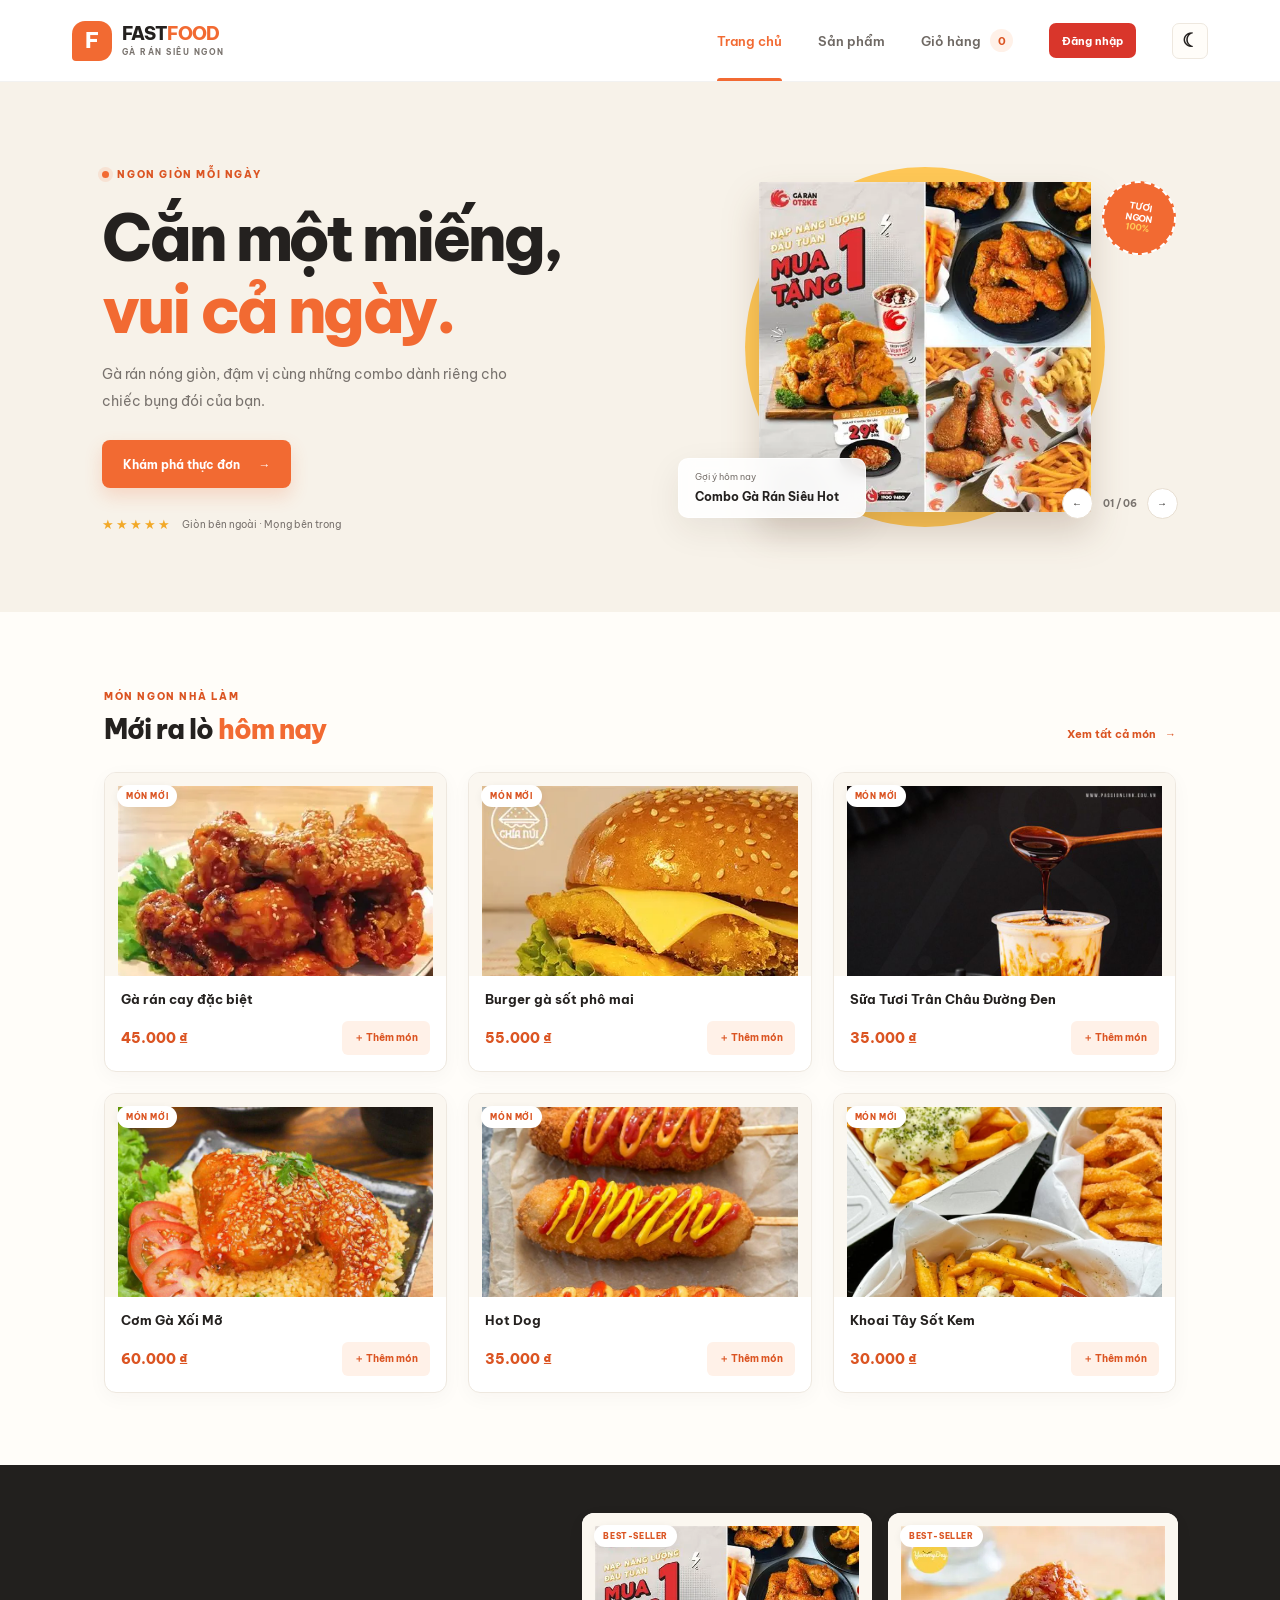
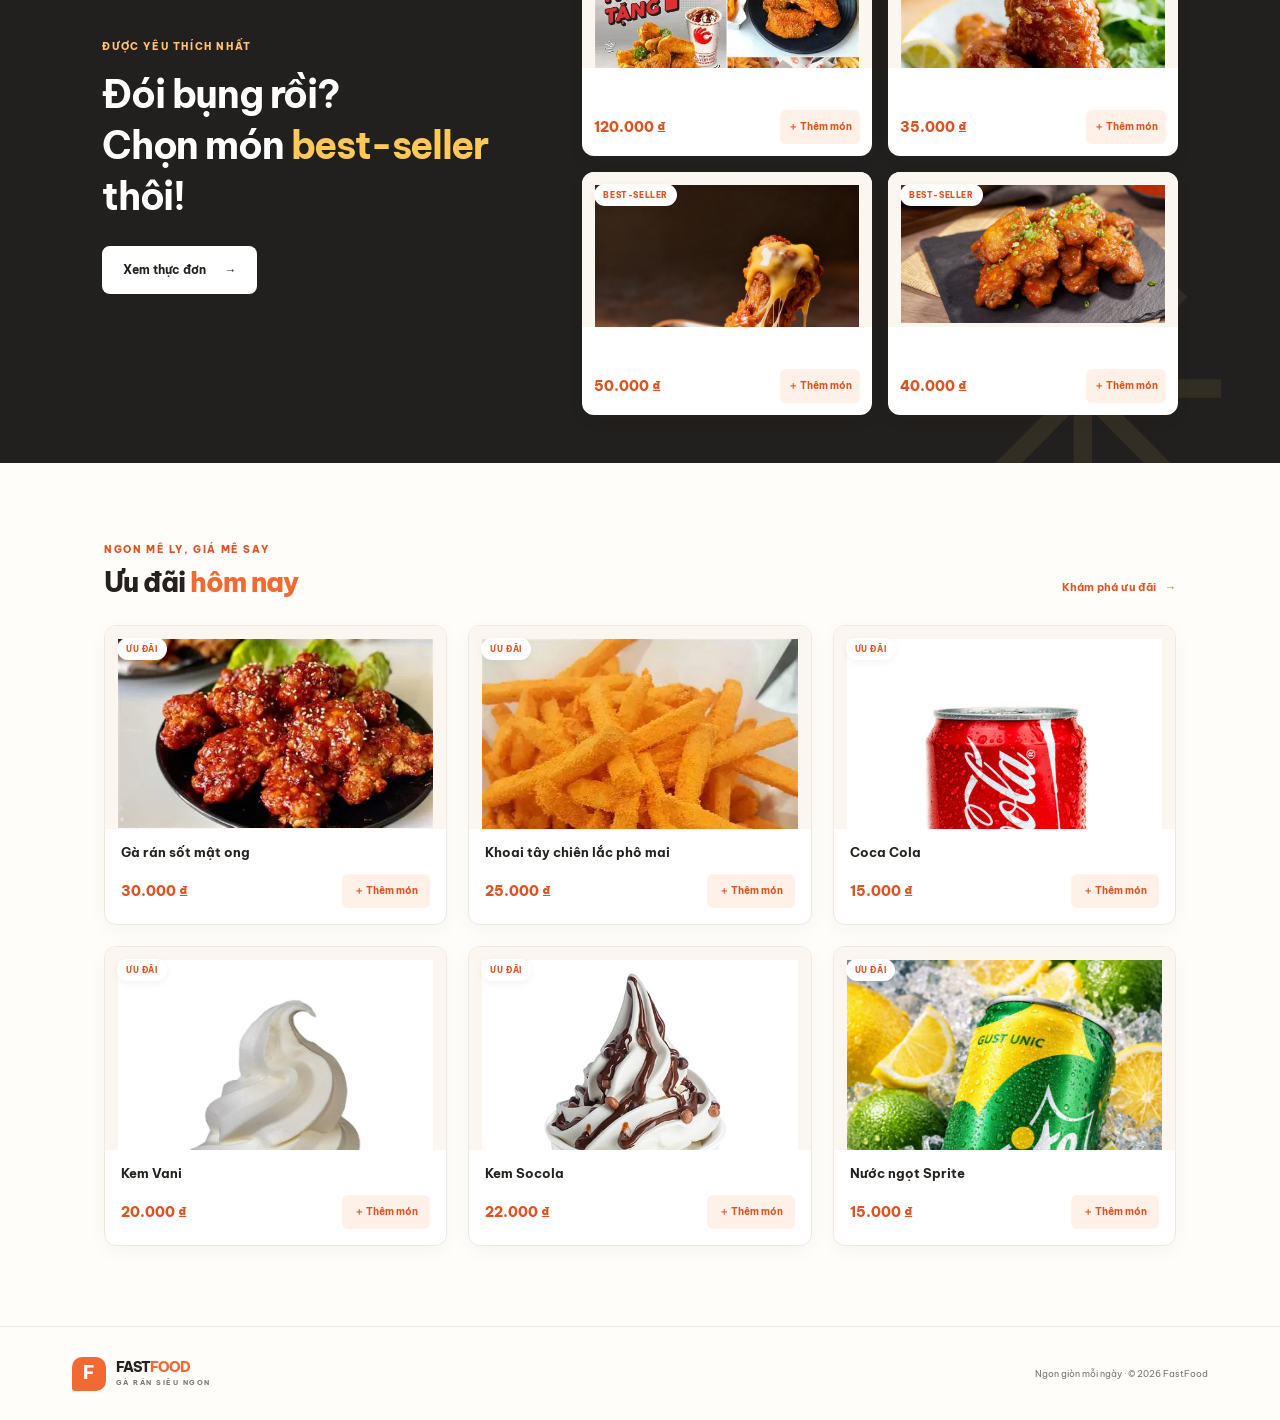
<file: index.html>
<!doctype html>
<html lang="vi">
  <head>
    <meta charset="UTF-8" />
    <meta name="viewport" content="width=device-width, initial-scale=1.0" />
    <meta name="theme-color" content="#171717" />
    <meta name="description" content="Gà rán nóng giòn, burger và combo hấp dẫn tại FastFood." />
    <title>FastFood | Gà rán nóng giòn, ngon khó cưỡng</title>
    <link rel="preconnect" href="https://fonts.googleapis.com" />
    <link rel="preconnect" href="https://fonts.gstatic.com" crossorigin />
    <link
      href="https://fonts.googleapis.com/css2?family=Be+Vietnam+Pro:wght@400;500;600;700;800&display=swap"
      rel="stylesheet"
    />
    <link rel="stylesheet" href="style.css" />
    <script src="js/products.js" defer></script>
    <script src="js/cart.js" defer></script>
    <script src="js/auth.js" defer></script>
    <script src="js/main.js" defer></script>
  </head>
  <body>
    <header class="site-header">
      <a class="brand" href="index.html" aria-label="FastFood - Trang chủ">
        <span class="brand-mark">F</span>
        <span>FAST<span class="brand-accent">FOOD</span><small>GÀ RÁN SIÊU NGON</small></span>
      </a>
      <nav class="site-nav" aria-label="Điều hướng chính">
        <a class="active" href="index.html">Trang chủ</a>
        <a href="SanPham.html">Sản phẩm</a>
        <a class="cart-link" href="GioHang.html"
          >Giỏ hàng <span class="cart-badge" id="cart-count">0</span></a
        >
        <a class="login-nav-button" href="DangNhap.html" data-login-link>Đăng nhập</a>
        <a
          class="user-profile-link"
          href="Use.html"
          data-user-profile
          hidden
          title="Hồ sơ người dùng"
          aria-label="Hồ sơ người dùng"
        >
          <svg viewBox="0 0 24 24" aria-hidden="true">
            <path d="M20 21a8 8 0 0 0-16 0M12 13a5 5 0 1 0 0-10 5 5 0 0 0 0 10Z" />
          </svg>
        </a>
        <button
          class="theme-toggle"
          type="button"
          data-theme-toggle
          aria-label="Chuyển sang nền tối"
        >
          ☾
        </button>
      </nav>
    </header>

    <main>
      <section class="hero">
        <div class="hero-copy">
          <span class="eyebrow"><span class="eyebrow-dot"></span> NGON GIÒN MỖI NGÀY</span>
          <h1>Cắn một miếng,<br /><span>vui cả ngày.</span></h1>
          <p>Gà rán nóng giòn, đậm vị cùng những combo dành riêng cho chiếc bụng đói của bạn.</p>
          <a class="button button-primary" href="SanPham.html"
            >Khám phá thực đơn <span aria-hidden="true">→</span></a
          >
          <div class="hero-note">
            <span class="hero-stars">★★★★★</span><span>Giòn bên ngoài · Mọng bên trong</span>
          </div>
        </div>
        <div class="hero-visual">
          <div class="hero-glow"></div>
          <span class="hero-stamp">TƯƠI<br />NGON<br /><b>100%</b></span>
          <img
            id="slide-img"
            src="anh/Combo Gà Rán Siêu Hot.webp"
            alt="Combo gà rán nóng giòn FastFood"
          />
          <div class="hero-caption">
            <span>Gợi ý hôm nay</span><strong id="slide-name">Combo Gà Rán Siêu Hot</strong>
          </div>
          <div class="slider-controls">
            <button type="button" data-slide="prev" aria-label="Món trước">←</button>
            <span id="slide-position">01 / 06</span>
            <button type="button" data-slide="next" aria-label="Món tiếp theo">→</button>
          </div>
        </div>
      </section>
      <section class="container menu-section">
        <div class="section-heading">
          <div>
            <span class="eyebrow">MÓN NGON NHÀ LÀM</span>
            <h2>Mới ra lò <span class="heading-accent">hôm nay</span></h2>
          </div>
          <a class="text-link" href="SanPham.html"
            >Xem tất cả món <span aria-hidden="true">→</span></a
          >
        </div>
        <div id="new-products" class="product-grid"></div>
      </section>

      <section class="feature-band">
        <div class="feature-copy">
          <span class="eyebrow">ĐƯỢC YÊU THÍCH NHẤT</span>
          <h2>Đói bụng rồi?<br />Chọn món <span>best-seller</span> thôi!</h2>
          <a class="button button-light" href="SanPham.html"
            >Xem thực đơn <span aria-hidden="true">→</span></a
          >
        </div>
        <div class="feature-products" id="hot-products"></div>
        <span class="feature-spark" aria-hidden="true">✳</span>
      </section>

      <section class="container menu-section sale-section">
        <div class="section-heading">
          <div>
            <span class="eyebrow">NGON MÊ LY, GIÁ MÊ SAY</span>
            <h2>Ưu đãi <span class="heading-accent">hôm nay</span></h2>
          </div>
          <a class="text-link" href="SanPham.html"
            >Khám phá ưu đãi <span aria-hidden="true">→</span></a
          >
        </div>
        <div id="sale-products" class="product-grid"></div>
      </section>
    </main>

    <footer class="site-footer">
      <a class="brand brand-footer" href="index.html"
        ><span class="brand-mark">F</span
        ><span>FAST<span class="brand-accent">FOOD</span><small>GÀ RÁN SIÊU NGON</small></span></a
      >
      <p>Ngon giòn mỗi ngày · © 2026 FastFood</p>
    </footer>
  </body>
</html>
</file>
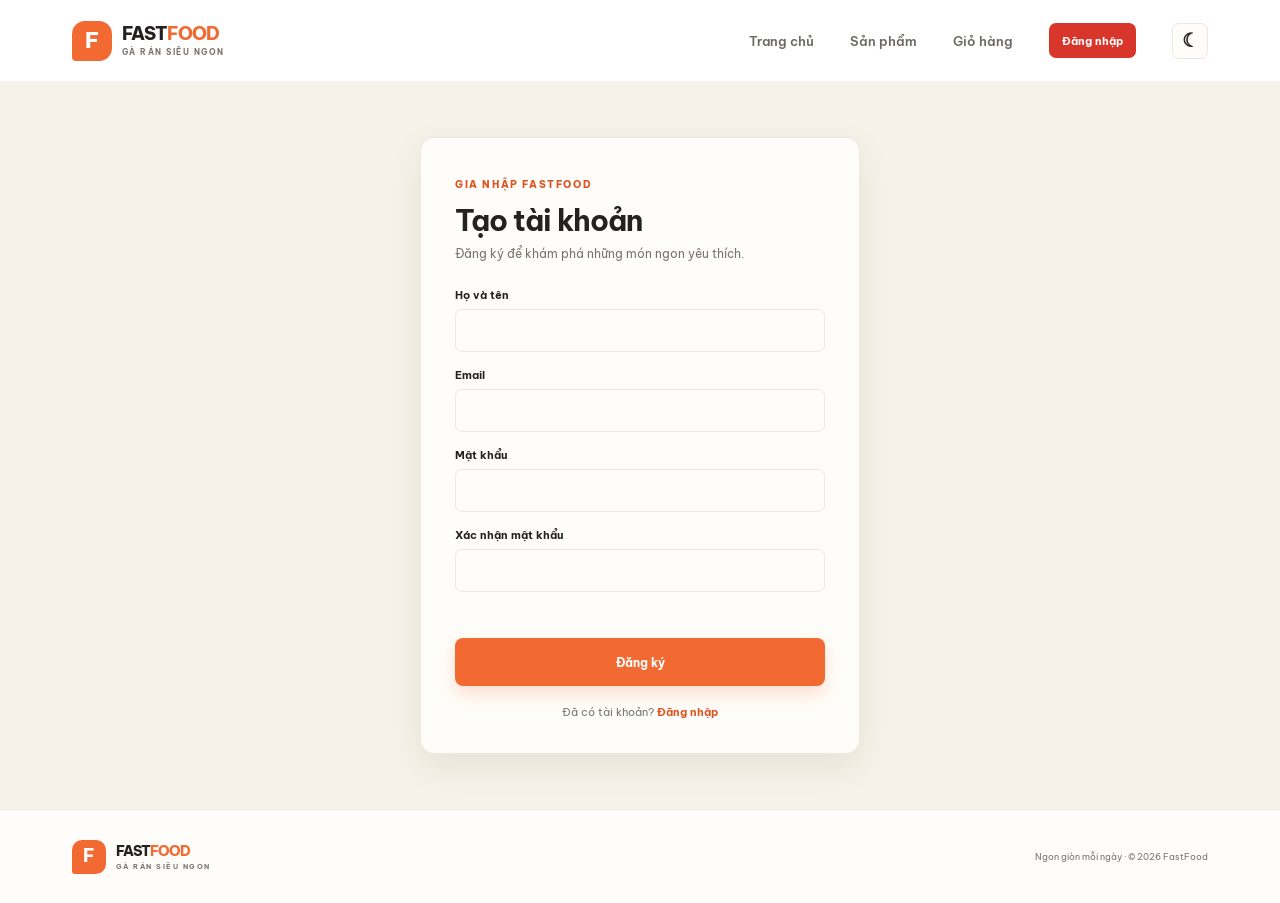
<file: DangKy.html>
<!doctype html>
<html lang="vi">
  <head>
    <meta charset="UTF-8" />
    <meta name="viewport" content="width=device-width, initial-scale=1.0" />
    <meta name="theme-color" content="#171717" />
    <title>Đăng ký | FastFood</title>
    <link rel="preconnect" href="https://fonts.googleapis.com" />
    <link rel="preconnect" href="https://fonts.gstatic.com" crossorigin />
    <link href="https://fonts.googleapis.com/css2?family=Be+Vietnam+Pro:wght@400;500;600;700;800&display=swap" rel="stylesheet" />
    <link rel="stylesheet" href="style.css" />
    <script src="js/auth.js" defer></script>
  </head>
  <body>
    <header class="site-header">
      <a class="brand" href="index.html" aria-label="FastFood - Trang chủ"><span class="brand-mark">F</span><span>FAST<span class="brand-accent">FOOD</span><small>GÀ RÁN SIÊU NGON</small></span></a>
      <nav class="site-nav" aria-label="Điều hướng chính">
        <a href="index.html">Trang chủ</a><a href="SanPham.html">Sản phẩm</a>
        <a href="GioHang.html">Giỏ hàng</a>
        <a class="login-nav-button" href="DangNhap.html" data-login-link>Đăng nhập</a>
        <a class="user-profile-link" href="Use.html" data-user-profile hidden title="Hồ sơ người dùng" aria-label="Hồ sơ người dùng"><svg viewBox="0 0 24 24" aria-hidden="true"><path d="M20 21a8 8 0 0 0-16 0M12 13a5 5 0 1 0 0-10 5 5 0 0 0 0 10Z" /></svg></a>
        <button class="theme-toggle" type="button" data-theme-toggle aria-label="Chuyển sang nền tối">☾</button>
      </nav>
    </header>
    <main class="auth-main">
      <section class="auth-card" aria-labelledby="register-title">
        <span class="eyebrow">GIA NHẬP FASTFOOD</span>
        <h1 id="register-title">Tạo tài khoản</h1>
        <p class="auth-description">Đăng ký để khám phá những món ngon yêu thích.</p>
        <form id="register-form" novalidate>
          <label class="auth-field">Họ và tên
            <input name="name" type="text" autocomplete="name" required />
          </label>
          <label class="auth-field">Email
            <input name="email" type="email" autocomplete="email" required />
          </label>
          <label class="auth-field">Mật khẩu
            <input name="password" type="password" autocomplete="new-password" required />
          </label>
          <label class="auth-field">Xác nhận mật khẩu
            <input name="confirmPassword" type="password" autocomplete="new-password" required />
          </label>
          <p class="form-message" id="register-message" role="status" aria-live="polite"></p>
          <button class="button button-primary button-full" type="submit">Đăng ký</button>
        </form>
        <p class="auth-switch">Đã có tài khoản? <a href="DangNhap.html">Đăng nhập</a></p>
      </section>
    </main>
    <footer class="site-footer"><a class="brand brand-footer" href="index.html"><span class="brand-mark">F</span><span>FAST<span class="brand-accent">FOOD</span><small>GÀ RÁN SIÊU NGON</small></span></a><p>Ngon giòn mỗi ngày · © 2026 FastFood</p></footer>
  </body>
</html>
</file>
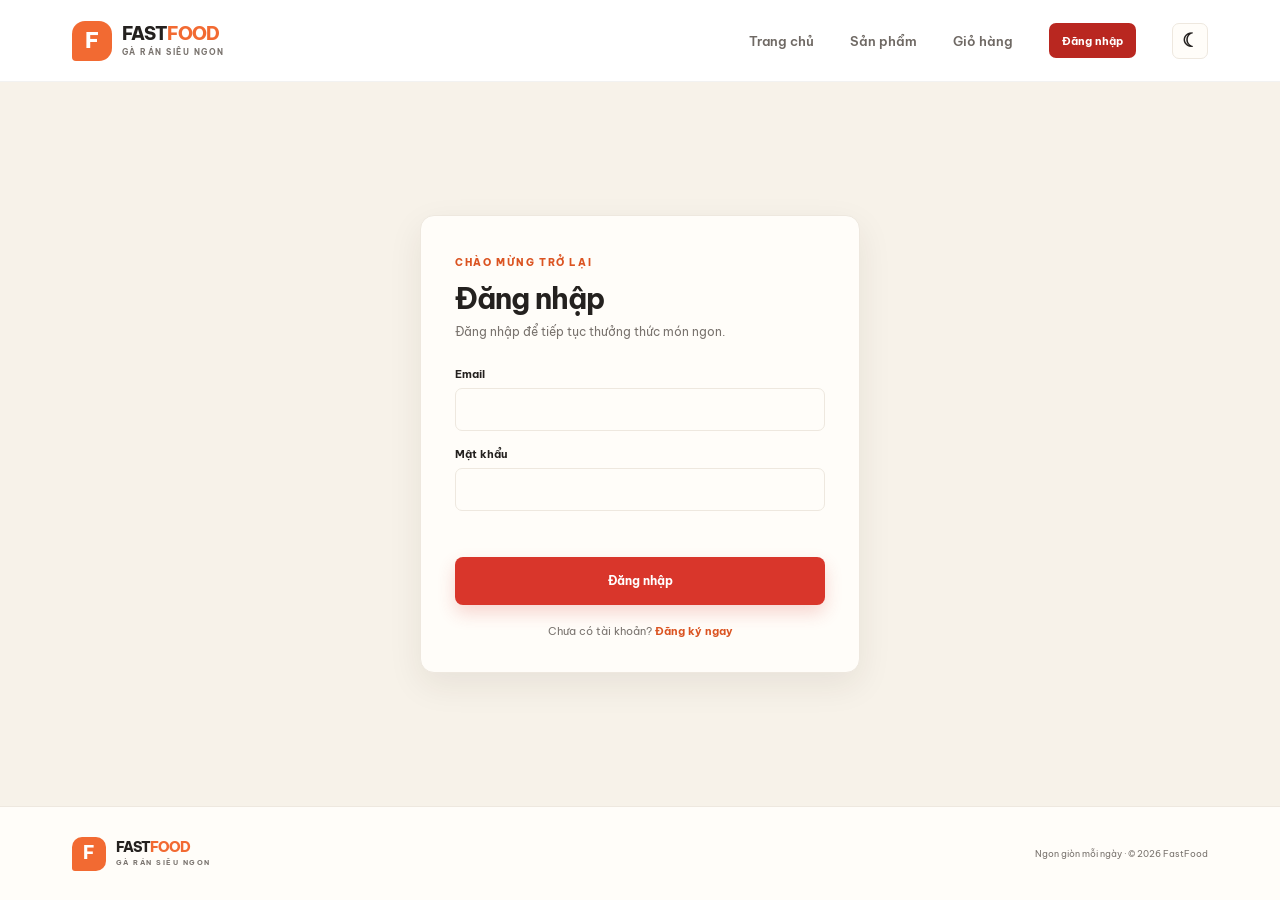
<file: DangNhap.html>
<!doctype html>
<html lang="vi">
  <head>
    <meta charset="UTF-8" />
    <meta name="viewport" content="width=device-width, initial-scale=1.0" />
    <meta name="theme-color" content="#171717" />
    <title>Đăng nhập | FastFood</title>
    <link rel="preconnect" href="https://fonts.googleapis.com" />
    <link rel="preconnect" href="https://fonts.gstatic.com" crossorigin />
    <link href="https://fonts.googleapis.com/css2?family=Be+Vietnam+Pro:wght@400;500;600;700;800&display=swap" rel="stylesheet" />
    <link rel="stylesheet" href="style.css" />
    <script src="js/auth.js" defer></script>
  </head>
  <body>
    <header class="site-header">
      <a class="brand" href="index.html" aria-label="FastFood - Trang chủ"><span class="brand-mark">F</span><span>FAST<span class="brand-accent">FOOD</span><small>GÀ RÁN SIÊU NGON</small></span></a>
      <nav class="site-nav" aria-label="Điều hướng chính">
        <a href="index.html">Trang chủ</a><a href="SanPham.html">Sản phẩm</a>
        <a href="GioHang.html">Giỏ hàng</a>
        <a class="login-nav-button active" href="DangNhap.html" data-login-link>Đăng nhập</a>
        <a class="user-profile-link" href="Use.html" data-user-profile hidden title="Hồ sơ người dùng" aria-label="Hồ sơ người dùng"><svg viewBox="0 0 24 24" aria-hidden="true"><path d="M20 21a8 8 0 0 0-16 0M12 13a5 5 0 1 0 0-10 5 5 0 0 0 0 10Z" /></svg></a>
        <button class="theme-toggle" type="button" data-theme-toggle aria-label="Chuyển sang nền tối">☾</button>
      </nav>
    </header>
    <main class="auth-main">
      <section class="auth-card" aria-labelledby="login-title">
        <span class="eyebrow">CHÀO MỪNG TRỞ LẠI</span>
        <h1 id="login-title">Đăng nhập</h1>
        <p class="auth-description">Đăng nhập để tiếp tục thưởng thức món ngon.</p>
        <form id="login-form" novalidate>
          <label class="auth-field">Email
            <input name="email" type="email" autocomplete="email" required />
          </label>
          <label class="auth-field">Mật khẩu
            <input name="password" type="password" autocomplete="current-password" required />
          </label>
          <p class="form-message" id="login-message" role="status" aria-live="polite"></p>
          <button class="button button-login button-full" type="submit">Đăng nhập</button>
        </form>
        <p class="auth-switch">Chưa có tài khoản? <a href="DangKy.html">Đăng ký ngay</a></p>
      </section>
    </main>
    <footer class="site-footer"><a class="brand brand-footer" href="index.html"><span class="brand-mark">F</span><span>FAST<span class="brand-accent">FOOD</span><small>GÀ RÁN SIÊU NGON</small></span></a><p>Ngon giòn mỗi ngày · © 2026 FastFood</p></footer>
  </body>
</html>
</file>
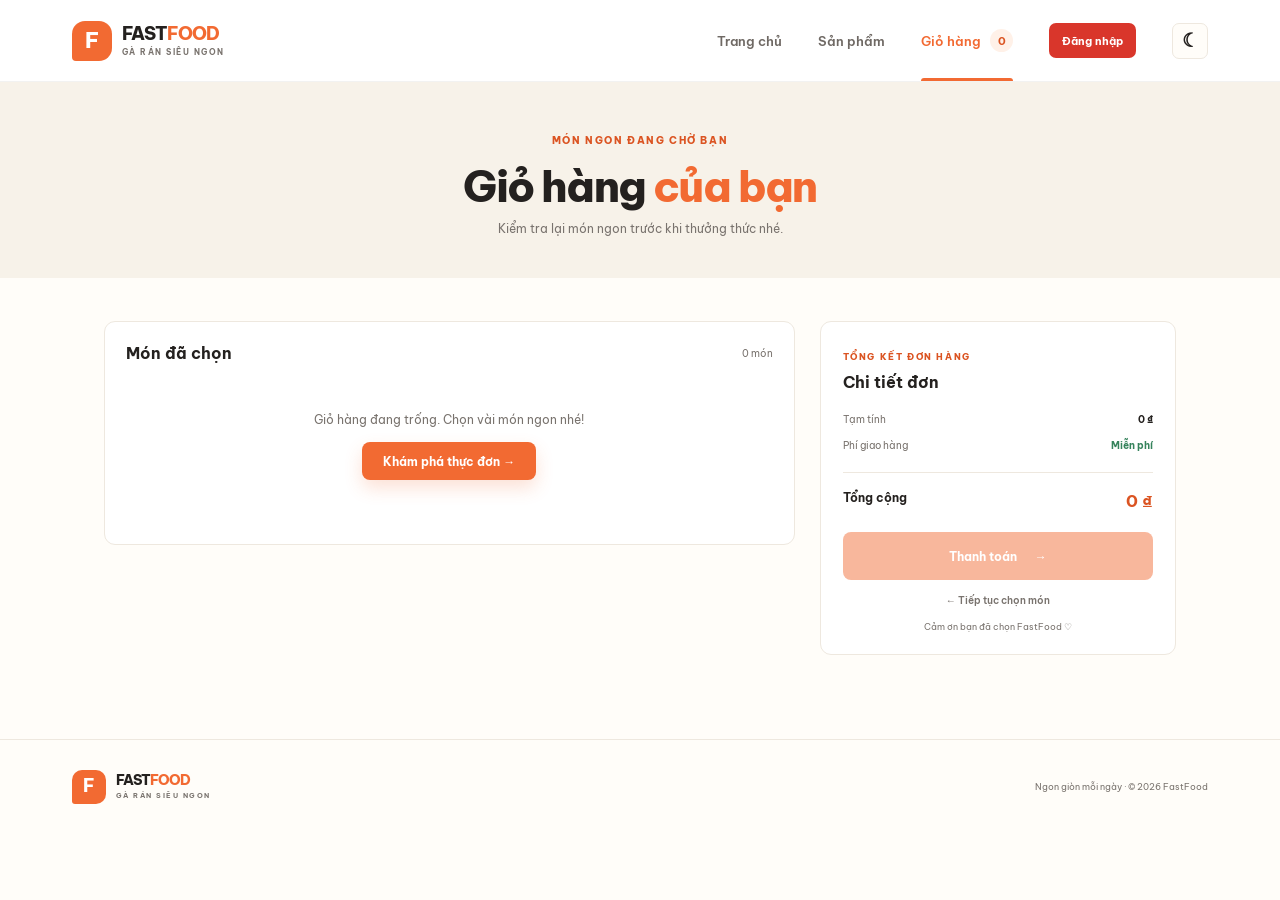
<file: GioHang.html>
<!doctype html>
<html lang="vi">
  <head>
    <meta charset="UTF-8" />
    <meta name="viewport" content="width=device-width, initial-scale=1.0" />
    <meta name="theme-color" content="#171717" />
    <title>Giỏ hàng | FastFood</title>
    <link rel="preconnect" href="https://fonts.googleapis.com" />
    <link rel="preconnect" href="https://fonts.gstatic.com" crossorigin />
    <link href="https://fonts.googleapis.com/css2?family=Be+Vietnam+Pro:wght@400;500;600;700;800&display=swap" rel="stylesheet" />
    <link rel="stylesheet" href="style.css" />
    <script src="js/products.js" defer></script>
    <script src="js/cart.js" defer></script>
    <script src="js/auth.js" defer></script>
    <script src="js/main.js" defer></script>
  </head>
  <body>
    <header class="site-header">
      <a class="brand" href="index.html" aria-label="FastFood - Trang chủ"><span class="brand-mark">F</span><span>FAST<span class="brand-accent">FOOD</span><small>GÀ RÁN SIÊU NGON</small></span></a>
      <nav class="site-nav" aria-label="Điều hướng chính"><a href="index.html">Trang chủ</a><a href="SanPham.html">Sản phẩm</a><a class="cart-link active" href="GioHang.html">Giỏ hàng <span class="cart-badge" id="cart-count">0</span></a><a class="login-nav-button" href="DangNhap.html" data-login-link>Đăng nhập</a><a class="user-profile-link" href="Use.html" data-user-profile hidden title="Hồ sơ người dùng" aria-label="Hồ sơ người dùng"><svg viewBox="0 0 24 24" aria-hidden="true"><path d="M20 21a8 8 0 0 0-16 0M12 13a5 5 0 1 0 0-10 5 5 0 0 0 0 10Z" /></svg></a><button class="theme-toggle" type="button" data-theme-toggle aria-label="Chuyển sang nền tối">☾</button></nav>
    </header>
    <main>
      <section class="page-banner cart-banner"><span class="eyebrow">MÓN NGON ĐANG CHỜ BẠN</span><h1>Giỏ hàng <span class="heading-accent">của bạn</span></h1><p>Kiểm tra lại món ngon trước khi thưởng thức nhé.</p></section>
      <section class="container cart-layout">
        <div class="cart-panel"><div class="cart-panel-heading"><h2>Món đã chọn</h2><span id="cart-item-count">0 món</span></div><div id="cart-items" aria-live="polite"></div></div>
        <aside class="summary-panel"><span class="eyebrow">TỔNG KẾT ĐƠN HÀNG</span><h2>Chi tiết đơn</h2><div class="summary-row"><span>Tạm tính</span><strong id="cart-subtotal">0 ₫</strong></div><div class="summary-row"><span>Phí giao hàng</span><strong class="free-shipping">Miễn phí</strong></div><div class="summary-total"><span>Tổng cộng</span><strong id="cart-total">0 ₫</strong></div><button class="button button-primary button-full checkout-button" id="checkout-button" type="button">Thanh toán <span aria-hidden="true">→</span></button><a class="continue-shopping" href="SanPham.html">← Tiếp tục chọn món</a><p class="summary-note">Cảm ơn bạn đã chọn FastFood ♡</p></aside>
      </section>
    </main>
    <footer class="site-footer"><a class="brand brand-footer" href="index.html"><span class="brand-mark">F</span><span>FAST<span class="brand-accent">FOOD</span><small>GÀ RÁN SIÊU NGON</small></span></a><p>Ngon giòn mỗi ngày · © 2026 FastFood</p></footer>
  </body>
</html>
</file>
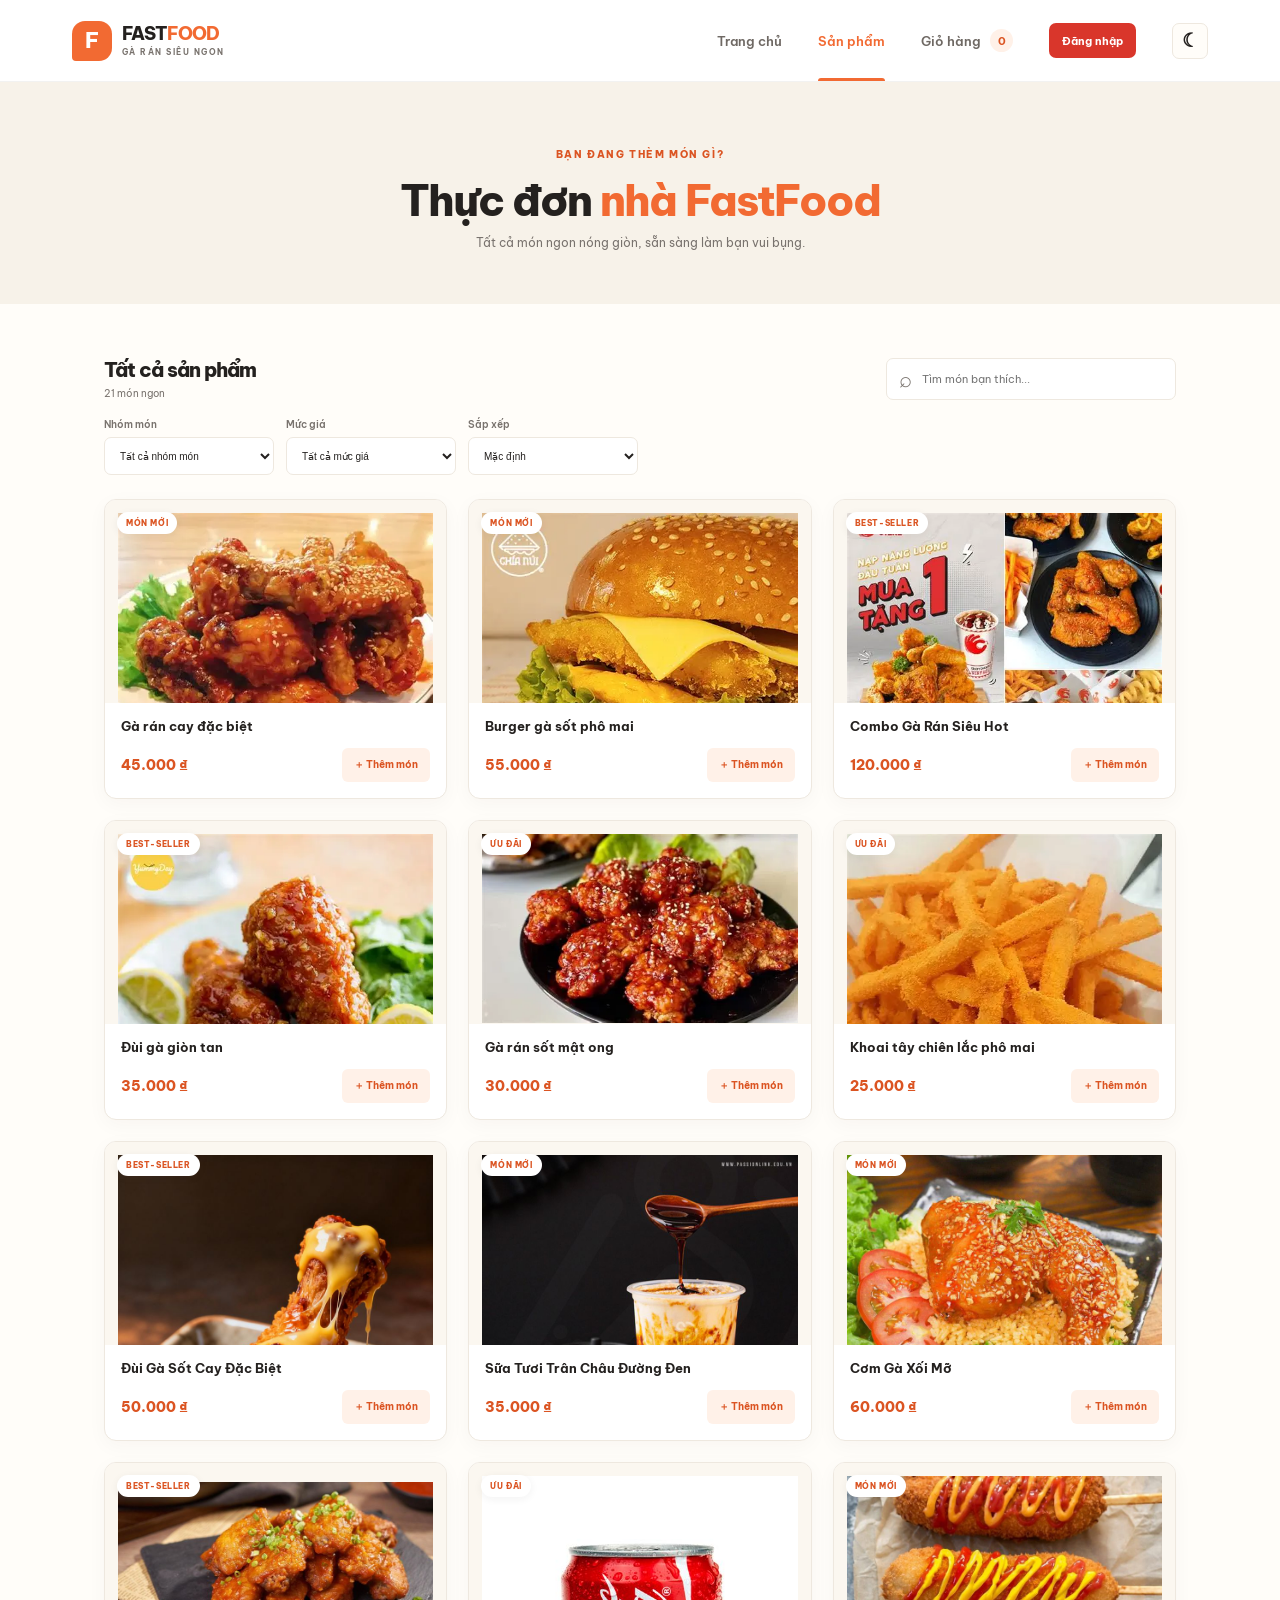
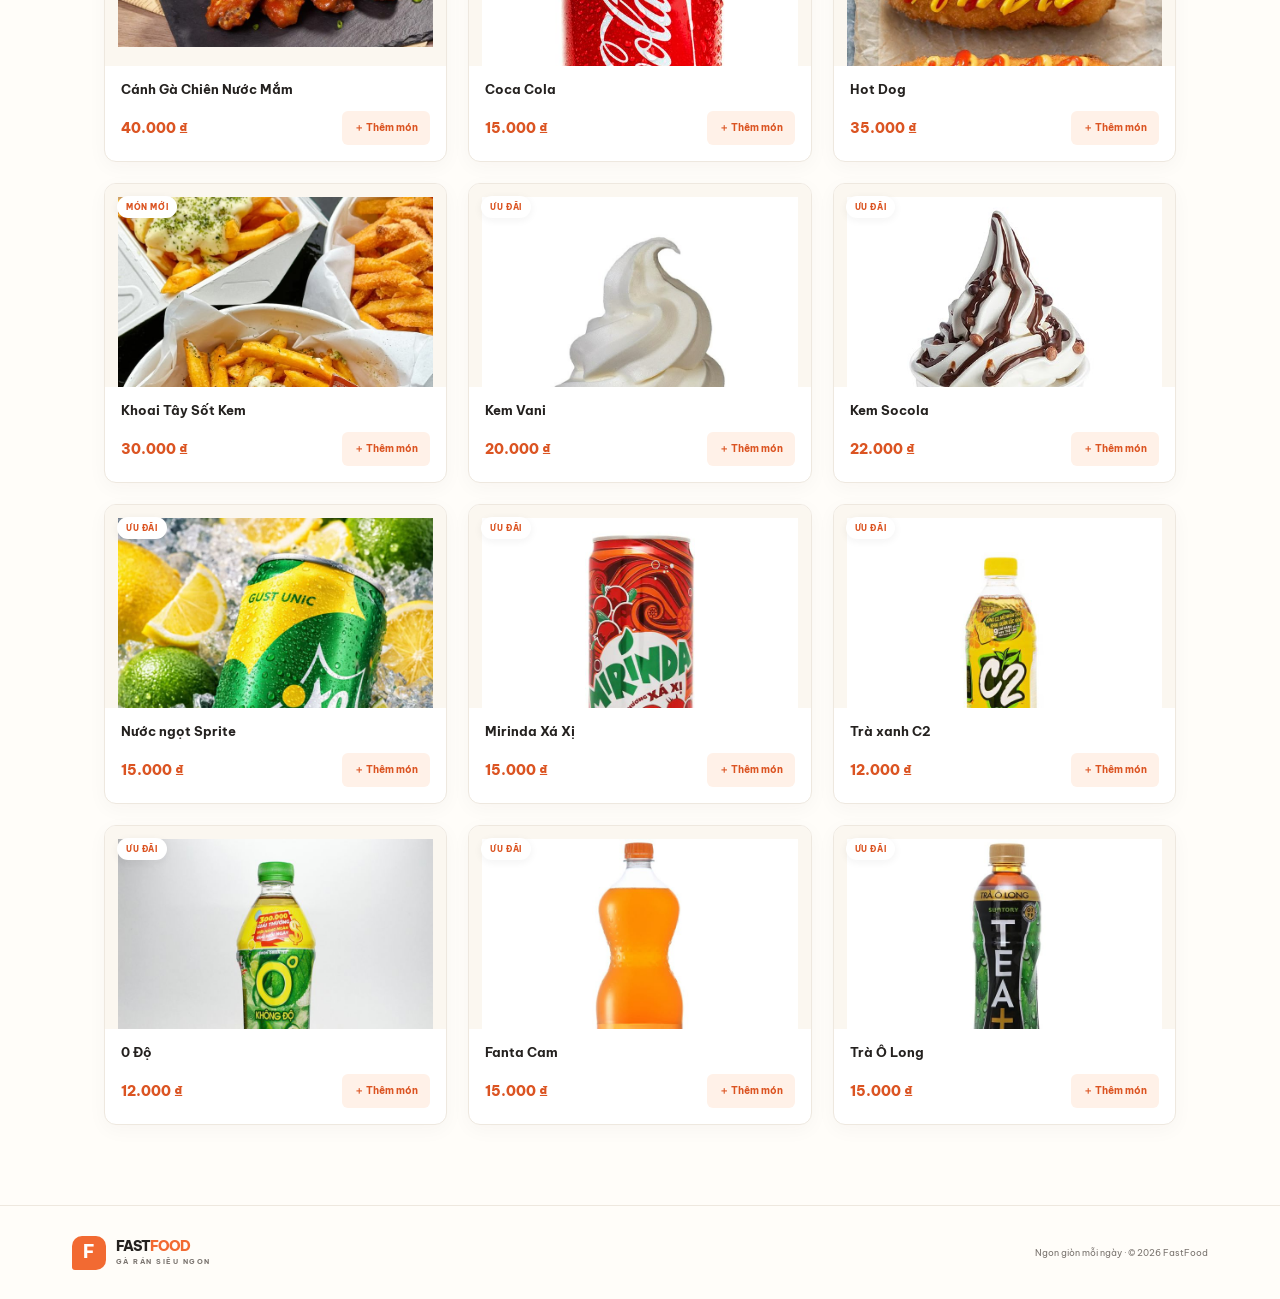
<file: SanPham.html>
<!doctype html>
<html lang="vi">
  <head>
    <meta charset="UTF-8" />
    <meta name="viewport" content="width=device-width, initial-scale=1.0" />
    <meta name="theme-color" content="#171717" />
    <title>Thực đơn | FastFood</title>
    <link rel="preconnect" href="https://fonts.googleapis.com" />
    <link rel="preconnect" href="https://fonts.gstatic.com" crossorigin />
    <link href="https://fonts.googleapis.com/css2?family=Be+Vietnam+Pro:wght@400;500;600;700;800&display=swap" rel="stylesheet" />
    <link rel="stylesheet" href="style.css" />
    <script src="js/products.js" defer></script>
    <script src="js/cart.js" defer></script>
    <script src="js/auth.js" defer></script>
    <script src="js/main.js" defer></script>
  </head>
  <body>
    <header class="site-header">
      <a class="brand" href="index.html" aria-label="FastFood - Trang chủ"><span class="brand-mark">F</span><span>FAST<span class="brand-accent">FOOD</span><small>GÀ RÁN SIÊU NGON</small></span></a>
      <nav class="site-nav" aria-label="Điều hướng chính"><a href="index.html">Trang chủ</a><a class="active" href="SanPham.html">Sản phẩm</a><a class="cart-link" href="GioHang.html">Giỏ hàng <span class="cart-badge" id="cart-count">0</span></a><a class="login-nav-button" href="DangNhap.html" data-login-link>Đăng nhập</a><a class="user-profile-link" href="Use.html" data-user-profile hidden title="Hồ sơ người dùng" aria-label="Hồ sơ người dùng"><svg viewBox="0 0 24 24" aria-hidden="true"><path d="M20 21a8 8 0 0 0-16 0M12 13a5 5 0 1 0 0-10 5 5 0 0 0 0 10Z" /></svg></a><button class="theme-toggle" type="button" data-theme-toggle aria-label="Chuyển sang nền tối">☾</button></nav>
    </header>
    <main>
      <section class="page-banner">
        <span class="eyebrow">BẠN ĐANG THÈM MÓN GÌ?</span>
        <h1>Thực đơn <span class="heading-accent">nhà FastFood</span></h1>
        <p>Tất cả món ngon nóng giòn, sẵn sàng làm bạn vui bụng.</p>
      </section>
      <section class="container catalog-section">
        <div class="catalog-toolbar">
          <div><h2>Tất cả sản phẩm</h2><p id="product-count">Đang tải thực đơn...</p></div>
          <label class="search-box"><span aria-hidden="true">⌕</span><input id="product-search" type="search" placeholder="Tìm món bạn thích..." aria-label="Tìm sản phẩm" /></label>
        </div>
        <div class="catalog-filters" aria-label="Bộ lọc sản phẩm">
          <label class="filter-control">Nhóm món
            <select id="product-category" aria-label="Lọc theo nhóm món">
              <option value="all">Tất cả nhóm món</option>
              <option value="ga-ran">Gà rán</option>
              <option value="burger">Burger</option>
              <option value="combo">Combo</option>
              <option value="mon-phu">Món ăn kèm</option>
              <option value="kem">Kem</option>
              <option value="do-uong">Đồ uống</option>
            </select>
          </label>
          <label class="filter-control">Mức giá
            <select id="product-price" aria-label="Lọc theo mức giá">
              <option value="all">Tất cả mức giá</option>
              <option value="under-30000">Dưới 30.000 ₫</option>
              <option value="30000-50000">30.000–50.000 ₫</option>
              <option value="over-50000">Trên 50.000 ₫</option>
            </select>
          </label>
          <label class="filter-control">Sắp xếp
            <select id="product-sort" aria-label="Sắp xếp sản phẩm">
              <option value="default">Mặc định</option>
              <option value="price-ascending">Giá tăng dần</option>
              <option value="price-descending">Giá giảm dần</option>
              <option value="name">Tên A–Z</option>
            </select>
          </label>
        </div>
        <div id="all-products" class="product-grid"></div>
      </section>
    </main>
    <footer class="site-footer"><a class="brand brand-footer" href="index.html"><span class="brand-mark">F</span><span>FAST<span class="brand-accent">FOOD</span><small>GÀ RÁN SIÊU NGON</small></span></a><p>Ngon giòn mỗi ngày · © 2026 FastFood</p></footer>
  </body>
</html>
</file>
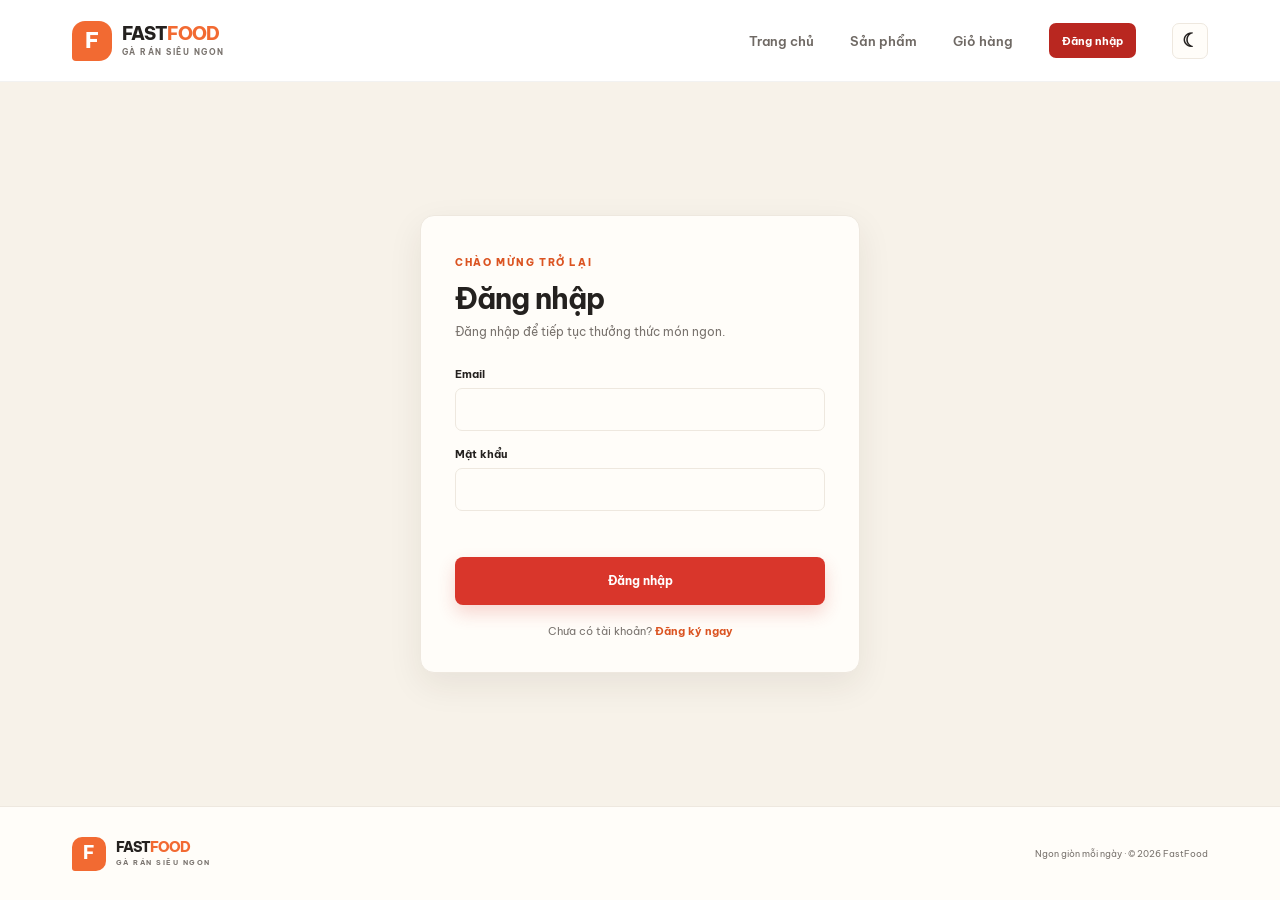
<file: Use.html>
<!doctype html>
<html lang="vi">
  <head>
    <meta charset="UTF-8" />
    <meta name="viewport" content="width=device-width, initial-scale=1.0" />
    <meta name="theme-color" content="#171717" />
    <title>Hồ sơ người dùng | FastFood</title>
    <link rel="preconnect" href="https://fonts.googleapis.com" />
    <link rel="preconnect" href="https://fonts.gstatic.com" crossorigin />
    <link href="https://fonts.googleapis.com/css2?family=Be+Vietnam+Pro:wght@400;500;600;700;800&display=swap" rel="stylesheet" />
    <link rel="stylesheet" href="style.css" />
    <script src="js/auth.js" defer></script>
  </head>
  <body>
    <header class="site-header">
      <a class="brand" href="index.html" aria-label="FastFood - Trang chủ"><span class="brand-mark">F</span><span>FAST<span class="brand-accent">FOOD</span><small>GÀ RÁN SIÊU NGON</small></span></a>
      <nav class="site-nav" aria-label="Điều hướng chính">
        <a href="index.html">Trang chủ</a><a href="SanPham.html">Sản phẩm</a><a href="GioHang.html">Giỏ hàng</a>
        <a class="login-nav-button" href="DangNhap.html" data-login-link>Đăng nhập</a>
        <a class="user-profile-link" href="Use.html" data-user-profile hidden title="Hồ sơ người dùng" aria-label="Hồ sơ người dùng"><svg viewBox="0 0 24 24" aria-hidden="true"><path d="M20 21a8 8 0 0 0-16 0M12 13a5 5 0 1 0 0-10 5 5 0 0 0 0 10Z" /></svg></a>
        <button class="theme-toggle" type="button" data-theme-toggle aria-label="Chuyển sang nền tối">☾</button>
      </nav>
    </header>
    <main class="auth-main">
      <section class="auth-card" aria-labelledby="profile-title">
        <span class="eyebrow">TÀI KHOẢN FASTFOOD</span>
        <h1 id="profile-title">Hồ sơ người dùng</h1>
        <p class="auth-description">Cập nhật tên hoặc đổi mật khẩu của bạn.</p>
        <form id="profile-form" novalidate>
          <label class="auth-field">Email
            <input name="email" class="profile-email" type="email" readonly />
          </label>
          <label class="auth-field">Họ và tên
            <input name="name" type="text" autocomplete="name" required />
          </label>
          <label class="auth-field">Mật khẩu hiện tại
            <input name="currentPassword" type="password" autocomplete="current-password" required />
          </label>
          <label class="auth-field">Mật khẩu mới <span class="field-hint">(để trống nếu không đổi)</span>
            <input name="newPassword" type="password" autocomplete="new-password" />
          </label>
          <label class="auth-field">Xác nhận mật khẩu mới
            <input name="confirmPassword" type="password" autocomplete="new-password" />
          </label>
          <p class="form-message" id="profile-message" role="status" aria-live="polite"></p>
          <button class="button button-primary button-full" type="submit">Lưu thay đổi</button>
        </form>
        <button class="button button-logout button-full" type="button" data-logout hidden>Đăng xuất</button>
        <p class="auth-switch"><a href="index.html">← Về trang chủ</a></p>
      </section>
    </main>
    <footer class="site-footer"><a class="brand brand-footer" href="index.html"><span class="brand-mark">F</span><span>FAST<span class="brand-accent">FOOD</span><small>GÀ RÁN SIÊU NGON</small></span></a><p>Ngon giòn mỗi ngày · © 2026 FastFood</p></footer>
  </body>
</html>
</file>
<file: style.css>
:root {
  color-scheme: light;
  --ink: #24211f;
  --muted: #79736e;
  --paper: #fffdf9;
  --cream: #f7f2e9;
  --orange: #f26a32;
  --orange-dark: #db5422;
  --yellow: #ffc857;
  --line: #eee8df;
  --shadow: 0 12px 34px rgba(45, 33, 22, 0.08);
}

* { box-sizing: border-box; }

html { scroll-behavior: smooth; }

body {
  margin: 0;
  background: var(--paper);
  color: var(--ink);
  font-family: "Be Vietnam Pro", Arial, sans-serif;
  -webkit-font-smoothing: antialiased;
}

a { color: inherit; text-decoration: none; }
button, input { font: inherit; }

.site-header {
  height: 82px;
  padding: 0 max(5.6vw, calc((100vw - 1240px) / 2));
  display: flex;
  align-items: center;
  justify-content: space-between;
  background: #fff;
  border-bottom: 1px solid rgba(36, 33, 31, 0.06);
  position: sticky;
  top: 0;
  z-index: 5;
}

.brand { display: inline-flex; align-items: center; gap: 10px; font-size: 18px; font-weight: 800; letter-spacing: -0.8px; line-height: 1.05; }
.brand > span:last-child { display: flex; flex-wrap: wrap; max-width: 130px; }
.brand-mark { width: 40px; height: 40px; display: grid; place-items: center; background: var(--orange); color: #fff; border-radius: 13px 13px 13px 4px; font-size: 22px; font-weight: 800; }
.brand-accent { color: var(--orange); }
.brand small { width: 100%; margin-top: 4px; color: var(--muted); font-size: 8px; font-weight: 700; letter-spacing: 1.5px; }

.site-nav { height: 100%; display: flex; align-items: center; gap: 36px; }
.site-nav > a { height: 100%; display: inline-flex; align-items: center; position: relative; color: #6f6964; font-size: 13px; font-weight: 600; transition: color 160ms ease; }
.site-nav > a:hover, .site-nav > a.active { color: var(--orange); }
.site-nav > a.active::after { position: absolute; right: 0; bottom: 0; left: 0; height: 3px; border-radius: 3px 3px 0 0; background: var(--orange); content: ""; }
.site-nav .cart-link { gap: 9px; }
.site-nav > .login-nav-button { height: auto; min-height: 35px; padding: 0 13px; display: inline-flex; align-items: center; justify-content: center; border-radius: 7px; background: #d9362b; color: #fff; font-size: 11px; font-weight: 700; }
.site-nav > .login-nav-button:hover, .site-nav > .login-nav-button.active { background: #b92720; color: #fff; }
.site-nav > .login-nav-button.active::after { display: none; }
.site-nav > .login-nav-button[hidden] { display: none; }
.site-nav button { flex-shrink: 0; }
.site-nav [hidden] { display: none; }
.site-nav > .user-profile-link { width: 34px; height: 34px; flex: 0 0 34px; display: inline-grid; place-items: center; border: 1px solid var(--line); border-radius: 50%; color: var(--ink) !important; transition: border-color 160ms ease, color 160ms ease; }
.user-profile-link:hover { border-color: var(--orange); color: var(--orange) !important; }
.user-profile-link svg { width: 19px; height: 19px; fill: none; stroke: currentColor; stroke-linecap: round; stroke-linejoin: round; stroke-width: 1.8; }
.user-profile-link[hidden] { display: none !important; }
.theme-toggle, .logout-button { padding: 8px 10px; border: 1px solid var(--line); border-radius: 7px; background: var(--paper); color: var(--ink); cursor: pointer; font-size: 10px; font-weight: 700; white-space: nowrap; }
.theme-toggle { width: 36px; height: 36px; padding: 0; font-size: 19px; line-height: 1; }
.theme-toggle:hover, .logout-button:hover { border-color: var(--orange); color: var(--orange-dark); }
.cart-badge { min-width: 23px; height: 23px; padding: 0 6px; display: inline-grid; place-items: center; border-radius: 20px; background: #fff1e8; color: var(--orange-dark); font-size: 11px; font-weight: 700; }

.hero { min-height: 530px; padding: 60px max(8vw, calc((100vw - 1120px) / 2)); display: grid; grid-template-columns: 1fr 0.95fr; align-items: center; gap: 40px; overflow: hidden; background: var(--cream); }
.hero-copy { max-width: 515px; position: relative; z-index: 1; }
.eyebrow { display: inline-flex; align-items: center; gap: 8px; color: var(--orange-dark); font-size: 10px; font-weight: 800; letter-spacing: 1.6px; }
.eyebrow-dot { width: 7px; height: 7px; border-radius: 50%; background: var(--orange); box-shadow: 0 0 0 4px rgba(242, 106, 50, 0.12); }
.hero h1 { margin: 20px 0 15px; font-size: clamp(42px, 5vw, 66px); font-weight: 800; letter-spacing: -3.4px; line-height: 1.13; }
.hero h1 span, .heading-accent { color: var(--orange); }
.hero-copy > p { max-width: 410px; margin: 0 0 26px; color: var(--muted); font-size: 14px; line-height: 1.9; }
.button { min-height: 48px; padding: 0 21px; display: inline-flex; align-items: center; justify-content: center; gap: 18px; border: 0; border-radius: 8px; font-size: 12px; font-weight: 700; transition: background 160ms ease, transform 160ms ease, box-shadow 160ms ease; }
.button:hover { transform: translateY(-2px); }
.button-primary { background: var(--orange); box-shadow: 0 8px 18px rgba(242, 106, 50, 0.2); color: #fff; }
.button-primary:hover { background: var(--orange-dark); box-shadow: 0 10px 22px rgba(242, 106, 50, 0.28); }
.button:disabled { cursor: not-allowed; opacity: .48; transform: none; box-shadow: none; }
.hero-note { margin-top: 28px; display: flex; align-items: center; gap: 10px; color: var(--muted); font-size: 10px; }
.hero-stars { color: #f2a928; font-size: 13px; letter-spacing: 2px; }

.hero-visual { height: 390px; position: relative; display: grid; place-items: center; }
.hero-glow { width: min(360px, 82%); aspect-ratio: 1; position: absolute; border-radius: 50%; background: var(--yellow); }
.hero-visual > img { width: min(430px, 100%); height: 330px; position: relative; z-index: 1; object-fit: contain; filter: drop-shadow(0 20px 18px rgba(83, 47, 18, 0.2)); transition: opacity 180ms ease, transform 250ms ease; }
.hero-visual > img:hover { transform: translateY(-5px) rotate(-2deg); }
.hero-stamp { width: 74px; height: 74px; position: absolute; top: 29px; right: 2px; z-index: 2; display: grid; align-content: center; justify-items: center; border: 2px dashed #fff; border-radius: 50%; background: var(--orange); color: #fff; font-size: 9px; font-weight: 700; line-height: 1.2; text-align: center; transform: rotate(10deg); }
.hero-stamp b { color: var(--yellow); }
.hero-caption { min-width: 188px; padding: 12px 16px; position: absolute; bottom: 24px; left: 5px; z-index: 2; border: 1px solid rgba(255,255,255,.7); border-radius: 10px; background: rgba(255,255,255,.88); box-shadow: var(--shadow); backdrop-filter: blur(8px); }
.hero-caption span { display: block; margin-bottom: 3px; color: var(--muted); font-size: 9px; }
.hero-caption strong { font-size: 12px; }
.slider-controls { position: absolute; right: 0; bottom: 23px; z-index: 2; display: flex; align-items: center; gap: 10px; color: var(--muted); font-size: 10px; font-weight: 700; }
.slider-controls button { width: 31px; height: 31px; display: grid; place-items: center; border: 1px solid #e8dfd2; border-radius: 50%; background: #fff; color: var(--ink); cursor: pointer; transition: all 150ms ease; }
.slider-controls button:hover { border-color: var(--orange); background: var(--orange); color: #fff; }

.benefits { max-width: 1080px; min-height: 103px; margin: 0 auto; padding: 20px 25px; display: grid; grid-template-columns: repeat(3, 1fr); align-items: center; border-bottom: 1px solid var(--line); }
.benefits > div { display: flex; align-items: center; justify-content: center; gap: 13px; }
.benefit-icon { width: 39px; height: 39px; display: grid; place-items: center; border-radius: 12px; background: #fff2e7; color: var(--orange); font-size: 19px; }
.benefits strong, .benefits small { display: block; }
.benefits strong { font-size: 11px; }
.benefits small { margin-top: 4px; color: var(--muted); font-size: 9px; }

.container { max-width: 1120px; margin: 0 auto; padding-right: 24px; padding-left: 24px; }
.menu-section { padding-top: 72px; padding-bottom: 72px; }
.section-heading { margin-bottom: 26px; display: flex; align-items: end; justify-content: space-between; gap: 16px; }
.section-heading h2, .catalog-toolbar h2 { margin: 8px 0 0; font-size: 27px; font-weight: 800; letter-spacing: -1px; }
.text-link { padding-bottom: 5px; color: var(--orange-dark); font-size: 11px; font-weight: 700; }
.text-link span { margin-left: 6px; }
.text-link:hover { color: var(--ink); }
.product-grid { display: grid; grid-template-columns: repeat(3, minmax(0, 1fr)); gap: 21px; }
.product-card { min-width: 0; overflow: hidden; border: 1px solid var(--line); border-radius: 12px; background: #fff; box-shadow: 0 5px 20px rgba(45, 33, 22, .035); transition: transform 180ms ease, box-shadow 180ms ease, border-color 180ms ease; }
.product-card:hover { transform: translateY(-4px); border-color: #f3d8c8; box-shadow: var(--shadow); }
.product-image-wrap { height: 203px; position: relative; display: grid; place-items: center; overflow: hidden; background: #fbf7f0; }
.product-image-wrap img { width: 100%; height: 100%; padding: 13px; object-fit: contain; transition: transform 250ms ease; }
.product-card:hover .product-image-wrap img { transform: scale(1.05); }
.product-tag { padding: 6px 9px; position: absolute; top: 12px; left: 12px; border-radius: 20px; background: #fff; color: var(--orange-dark); font-size: 8px; font-weight: 800; letter-spacing: .6px; box-shadow: 0 2px 8px rgba(36,33,31,.06); }
.product-info { padding: 15px 16px 16px; }
.product-info h3 { min-height: 22px; margin: 0 0 8px; font-size: 13px; font-weight: 700; }
.product-bottom { display: flex; align-items: center; justify-content: space-between; gap: 8px; }
.price { color: var(--orange-dark); font-size: 14px; font-weight: 800; }
.add-to-cart { min-height: 34px; padding: 0 12px; border: 0; border-radius: 6px; background: #fff1e8; color: var(--orange-dark); cursor: pointer; font-size: 10px; font-weight: 700; transition: background 150ms ease, color 150ms ease; }
.add-to-cart:hover { background: var(--orange); color: #fff; }

.feature-band { min-height: 340px; padding: 48px max(8vw, calc((100vw - 1080px) / 2)); position: relative; display: grid; grid-template-columns: .85fr 1.15fr; align-items: center; gap: 40px; overflow: hidden; background: #22201e; color: #fff; }
.feature-copy { position: relative; z-index: 1; }
.feature-copy .eyebrow { color: #ffc276; }
.feature-copy h2 { margin: 15px 0 24px; font-size: clamp(26px, 3vw, 39px); letter-spacing: -1.4px; line-height: 1.32; }
.feature-copy h2 span { color: var(--yellow); }
.button-light { background: #fff; color: #24211f; }
.button-light:hover { background: #ffe1a0; color: #24211f; }
.feature-products { display: grid; grid-template-columns: repeat(2, minmax(0, 1fr)); gap: 16px; position: relative; z-index: 1; }
.feature-products .product-card { border: 0; }
.feature-products .product-image-wrap { height: 155px; }
.feature-products .product-info { padding: 12px; }
.feature-products .product-info h3 { font-size: 11px; }
.feature-products .add-to-cart { padding: 0 8px; }
.feature-spark { position: absolute; right: 3%; bottom: -115px; color: rgba(255,200,87,.08); font-size: 380px; line-height: 1; }
.sale-section { padding-top: 74px; padding-bottom: 80px; }

.page-banner { padding: 60px 24px 54px; text-align: center; background: var(--cream); }
.page-banner h1 { margin: 11px 0 8px; font-size: clamp(30px, 4vw, 43px); font-weight: 800; letter-spacing: -1.8px; }
.page-banner p { margin: 0; color: var(--muted); font-size: 12px; }
.catalog-section { padding-top: 45px; padding-bottom: 80px; }
.catalog-toolbar { margin-bottom: 25px; display: flex; align-items: end; justify-content: space-between; gap: 20px; }
.catalog-toolbar h2 { font-size: 20px; }
.catalog-toolbar p { margin: 5px 0 0; color: var(--muted); font-size: 10px; }
.search-box { width: min(290px, 100%); height: 42px; padding: 0 12px; display: flex; align-items: center; gap: 8px; border: 1px solid var(--line); border-radius: 7px; background: #fff; color: var(--muted); }
.search-box > span { font-size: 22px; }
.search-box input { width: 100%; border: 0; outline: 0; background: transparent; color: var(--ink); font-size: 11px; }
.search-box:focus-within { border-color: var(--orange); box-shadow: 0 0 0 3px rgba(242,106,50,.1); }
.catalog-filters { margin: -7px 0 24px; display: flex; flex-wrap: wrap; gap: 12px; }
.filter-control { display: grid; gap: 6px; color: var(--muted); font-size: 10px; font-weight: 600; }
.filter-control select { min-width: 170px; height: 38px; padding: 0 30px 0 11px; border: 1px solid var(--line); border-radius: 7px; outline: 0; background: #fff; color: var(--ink); font-size: 10px; }
.filter-control select:focus { border-color: var(--orange); box-shadow: 0 0 0 3px rgba(242,106,50,.1); }
.empty-results, .empty-cart { padding: 45px 20px; border: 1px dashed #e5d9cc; border-radius: 10px; color: var(--muted); text-align: center; }
.empty-results { grid-column: 1 / -1; }

.cart-banner { padding-top: 46px; padding-bottom: 42px; }
.cart-layout { padding-top: 43px; padding-bottom: 84px; display: grid; grid-template-columns: 1.55fr .8fr; align-items: start; gap: 25px; }
.cart-panel, .summary-panel { border: 1px solid var(--line); border-radius: 11px; background: #fff; }
.cart-panel { padding: 21px; }
.cart-panel-heading { margin-bottom: 6px; display: flex; align-items: center; justify-content: space-between; }
.cart-panel-heading h2, .summary-panel h2 { margin: 0; font-size: 16px; }
.cart-panel-heading > span { color: var(--muted); font-size: 10px; }
.cart-row { padding: 17px 0; display: grid; grid-template-columns: 76px 1fr auto; align-items: center; gap: 14px; border-bottom: 1px solid var(--line); }
.cart-row:last-child { border-bottom: 0; }
.cart-row img { width: 76px; height: 70px; padding: 6px; border-radius: 8px; background: #fbf7f0; object-fit: contain; }
.cart-product-name { margin: 0 0 5px; font-size: 11px; font-weight: 700; }
.cart-product-price { margin: 0; color: var(--orange-dark); font-size: 10px; font-weight: 700; }
.cart-row-actions { display: flex; align-items: center; gap: 13px; }
.quantity-control { display: inline-flex; align-items: center; gap: 10px; }
.quantity-control button, .remove-item { width: 26px; height: 26px; display: grid; place-items: center; border: 1px solid var(--line); border-radius: 6px; background: #fff; color: var(--ink); cursor: pointer; }
.quantity-control button:hover { border-color: var(--orange); color: var(--orange); }
.quantity-control span { min-width: 13px; text-align: center; font-size: 11px; font-weight: 700; }
.remove-item { border: 0; color: #a29a93; font-size: 15px; }
.remove-item:hover { background: #fff0ec; color: #cf442f; }
.summary-panel { padding: 22px; }
.summary-panel > .eyebrow { margin-bottom: 10px; font-size: 9px; }
.summary-panel h2 { margin-bottom: 21px; }
.summary-row, .summary-total { display: flex; justify-content: space-between; gap: 12px; font-size: 10px; }
.summary-row { margin: 13px 0; color: var(--muted); }
.summary-row strong { color: var(--ink); font-size: 10px; }
.summary-row .free-shipping { color: #36835c; }
.summary-total { margin: 20px 0; padding-top: 17px; border-top: 1px solid var(--line); font-size: 12px; font-weight: 700; }
.summary-total strong { color: var(--orange-dark); font-size: 17px; }
.button-full { width: 100%; }
.button-login { background: #d9362b; box-shadow: 0 8px 18px rgba(217, 54, 43, .2); color: #fff; }
.button-login:hover { background: #b92720; box-shadow: 0 10px 22px rgba(217, 54, 43, .28); }
.button-logout { margin-top: 12px; background: #d9362b; color: #fff; }
.button-logout:hover { background: #b92720; }
.continue-shopping { margin-top: 14px; display: block; color: var(--muted); font-size: 10px; font-weight: 600; text-align: center; }
.continue-shopping:hover { color: var(--orange-dark); }
.summary-note { margin: 14px 0 0; color: var(--muted); font-size: 9px; text-align: center; }
.empty-cart { padding: 43px 20px; border: 0; }
.empty-cart p { margin: 0 0 15px; font-size: 12px; }
.empty-cart .button { min-height: 38px; }

.site-footer { min-height: 94px; padding: 20px max(5.6vw, calc((100vw - 1240px) / 2)); display: flex; align-items: center; justify-content: space-between; gap: 20px; border-top: 1px solid var(--line); background: var(--paper); }
.brand-footer .brand-mark { width: 34px; height: 34px; border-radius: 10px 10px 10px 3px; font-size: 18px; }
.brand-footer { font-size: 14px; }
.brand-footer small { font-size: 7px; }
.site-footer p { margin: 0; color: var(--muted); font-size: 9px; }

.auth-main { min-height: calc(100vh - 176px); padding: 55px 20px; display: grid; place-items: center; background: var(--cream); }
.auth-card { width: min(440px, 100%); padding: 34px; border: 1px solid var(--line); border-radius: 14px; background: var(--paper); box-shadow: var(--shadow); }
.auth-card h1 { margin: 10px 0 5px; font-size: 29px; letter-spacing: -1px; }
.auth-description { margin: 0 0 24px; color: var(--muted); font-size: 12px; line-height: 1.7; }
.auth-field { margin-bottom: 16px; display: grid; gap: 7px; font-size: 11px; font-weight: 700; }
.field-hint { color: var(--muted); font-size: 10px; font-weight: 400; }
.auth-field input { width: 100%; height: 43px; padding: 0 12px; border: 1px solid var(--line); border-radius: 7px; outline: 0; background: var(--paper); color: var(--ink); font-size: 12px; }
.auth-field input:focus { border-color: var(--orange); box-shadow: 0 0 0 3px rgba(242,106,50,.1); }
.form-message { min-height: 18px; margin: 0 0 12px; font-size: 11px; line-height: 1.6; }
.form-message.is-error { color: #c53b30; }
.form-message.is-success { color: #36835c; }
.auth-switch { margin: 19px 0 0; color: var(--muted); font-size: 11px; text-align: center; }
.auth-switch a { color: var(--orange-dark); font-weight: 700; }
.auth-switch a:hover { text-decoration: underline; }
.profile-email { height: 43px; padding: 12px; border: 1px solid var(--line); border-radius: 7px; background: var(--cream); color: var(--muted); font-size: 12px; }

html[data-theme="dark"] {
  color-scheme: dark;
  --ink: #f1eee9;
  --muted: #aaa39b;
  --paper: #171717;
  --cream: #202020;
  --line: #393633;
  --shadow: 0 12px 34px rgba(0, 0, 0, 0.28);
}
html[data-theme="dark"] body,
html[data-theme="dark"] .site-header,
html[data-theme="dark"] .product-card,
html[data-theme="dark"] .cart-panel,
html[data-theme="dark"] .summary-panel,
html[data-theme="dark"] .search-box,
html[data-theme="dark"] .filter-control select,
html[data-theme="dark"] .quantity-control button,
html[data-theme="dark"] .remove-item,
html[data-theme="dark"] .auth-field input { background-color: var(--paper); }
html[data-theme="dark"] .product-image-wrap,
html[data-theme="dark"] .cart-row img { background: #242321; }
html[data-theme="dark"] .product-tag,
html[data-theme="dark"] .slider-controls button { background: #302e2b; color: var(--ink); }
html[data-theme="dark"] .add-to-cart,
html[data-theme="dark"] .cart-badge { background: #39271f; color: #ff9a70; }
html[data-theme="dark"] .hero-caption { border-color: #4a4540; background: rgba(35, 33, 31, .94); color: var(--ink); }
html[data-theme="dark"] .hero-caption span { color: var(--muted); }
html[data-theme="dark"] .button-light { background: var(--yellow); color: #24211f; }
html[data-theme="dark"] .button-light:hover { background: #ffda82; color: #24211f; }
html[data-theme="dark"] .theme-toggle,
html[data-theme="dark"] .logout-button { background: #242321; }

@media (min-width: 1400px) {
  .hero { padding-right: calc((100vw - 1120px) / 2); padding-left: calc((100vw - 1120px) / 2); }
}

@media (max-width: 760px) {
  .site-header { height: 70px; padding: 0 20px; }
  .brand { gap: 8px; font-size: 15px; }
  .brand-mark { width: 35px; height: 35px; font-size: 19px; }
  .site-nav { gap: 12px; }
  .site-nav > a { font-size: 11px; }
  .hero { min-height: auto; padding: 52px 25px 30px; grid-template-columns: 1fr 0.9fr; gap: 5px; }
  .hero h1 { font-size: clamp(39px, 7vw, 54px); }
  .hero-visual { height: 330px; }
  .hero-visual > img { height: 270px; }
  .hero-caption { bottom: 9px; }
  .slider-controls { right: 1px; bottom: 8px; }
  .hero-stamp { right: -8px; }
  .benefits { padding-right: 10px; padding-left: 10px; }
  .benefits > div { gap: 8px; }
  .benefit-icon { width: 33px; height: 33px; }
  .benefits strong { font-size: 9px; }
  .benefits small { font-size: 8px; }
  .product-grid { grid-template-columns: repeat(2, minmax(0, 1fr)); gap: 14px; }
  .feature-band { padding: 42px 25px; grid-template-columns: .8fr 1.2fr; gap: 20px; }
  .feature-products { gap: 10px; }
  .feature-products .product-image-wrap { height: 120px; }
  .cart-layout { grid-template-columns: 1.25fr .85fr; gap: 14px; }
  .cart-panel, .summary-panel { padding: 16px; }
  .cart-row { grid-template-columns: 60px 1fr; gap: 10px; }
  .cart-row img { width: 60px; height: 58px; }
  .cart-row-actions { grid-column: 2; justify-content: space-between; }
}

@media (max-width: 520px) {
  .site-header { height: auto; min-height: 70px; padding: 10px 14px; align-items: flex-start; gap: 10px; }
  .brand > span:last-child { max-width: 105px; }
  .site-nav { height: auto; justify-content: flex-end; flex-wrap: wrap; gap: 8px 10px; }
  .site-nav > a { min-height: 25px; font-size: 9px; }
  .site-nav > a.active::after { bottom: -2px; }
  .theme-toggle, .logout-button { padding: 6px 7px; font-size: 9px; }
  .nav-user { font-size: 9px; }
  .cart-badge { min-width: 20px; height: 20px; }
  .hero { padding: 42px 22px 20px; grid-template-columns: 1fr; }
  .hero h1 { margin-top: 14px; font-size: 47px; }
  .hero-copy > p { max-width: 340px; font-size: 12px; }
  .hero-note { margin-top: 19px; }
  .hero-visual { height: 300px; margin-top: 12px; }
  .hero-visual > img { width: min(340px, 100%); height: 250px; }
  .hero-caption { left: 0; }
  .hero-stamp { right: 5px; }
  .benefits { padding: 16px 8px; grid-template-columns: 1fr; gap: 13px; }
  .benefits > div { justify-content: flex-start; width: min(235px, 100%); margin: auto; }
  .benefit-icon { width: 35px; height: 35px; }
  .benefits strong { font-size: 10px; }
  .benefits small { font-size: 9px; }
  .menu-section, .sale-section { padding-top: 48px; padding-bottom: 48px; }
  .container { padding-right: 16px; padding-left: 16px; }
  .section-heading { align-items: end; }
  .section-heading h2 { font-size: 22px; }
  .section-heading .text-link { max-width: 115px; font-size: 9px; text-align: right; }
  .product-grid { gap: 10px; }
  .product-image-wrap { height: 145px; }
  .product-info { padding: 11px; }
  .product-info h3 { min-height: 34px; font-size: 10px; }
  .price { font-size: 11px; }
  .add-to-cart { min-height: 30px; padding: 0 8px; font-size: 9px; }
  .feature-band { padding: 39px 20px; grid-template-columns: 1fr; gap: 25px; }
  .feature-copy h2 { margin: 10px 0 18px; font-size: 30px; }
  .feature-products .product-image-wrap { height: 125px; }
  .feature-products .product-info h3 { min-height: 24px; }
  .page-banner { padding: 42px 16px 36px; }
  .page-banner h1 { font-size: 30px; }
  .page-banner p { font-size: 10px; }
  .catalog-section { padding-top: 30px; padding-bottom: 55px; }
  .catalog-toolbar { align-items: stretch; flex-direction: column; gap: 14px; }
  .search-box { width: 100%; }
  .catalog-filters { display: grid; grid-template-columns: 1fr; }
  .filter-control select { width: 100%; }
  .cart-layout { padding-top: 25px; padding-bottom: 55px; grid-template-columns: 1fr; }
  .cart-row { grid-template-columns: 61px 1fr auto; gap: 9px; }
  .cart-row img { width: 61px; height: 58px; }
  .cart-row-actions { grid-column: auto; flex-direction: column-reverse; align-items: flex-end; gap: 6px; }
  .quantity-control { gap: 6px; }
  .quantity-control button, .remove-item { width: 23px; height: 23px; }
  .cart-product-name { font-size: 10px; }
  .cart-product-price { font-size: 9px; }
  .site-footer { min-height: 80px; padding: 15px 16px; }
  .site-footer p { max-width: 145px; line-height: 1.7; text-align: right; }
  .auth-main { min-height: calc(100vh - 170px); padding: 35px 16px; }
  .auth-card { padding: 25px 20px; }
}
</file>
